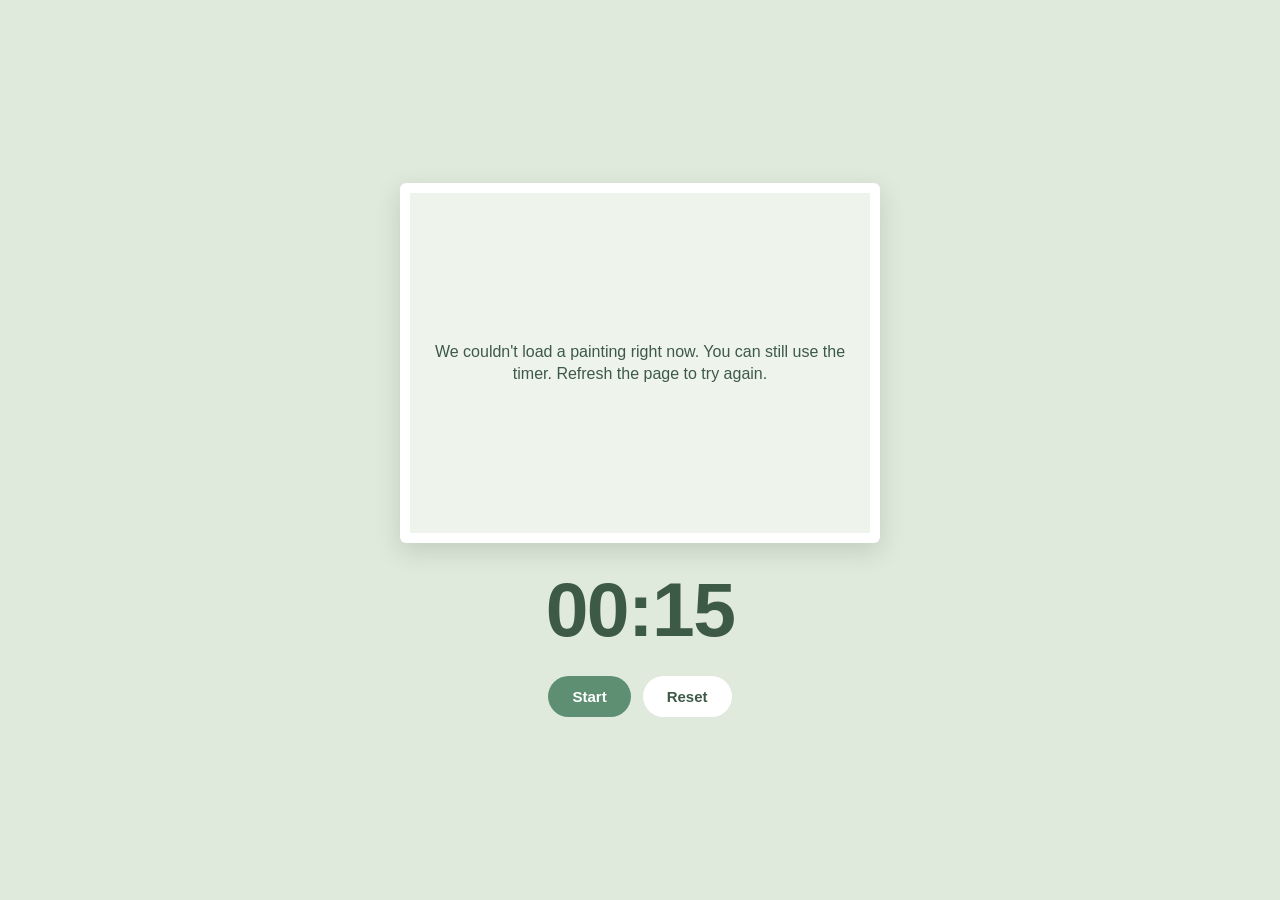
<file: index.html>
<!DOCTYPE html>
<html lang="en">
<head>
  <meta charset="UTF-8">
  <meta name="viewport" content="width=device-width, initial-scale=1.0">
  <title>Pomodoro Art</title>
  <link rel="stylesheet" href="style.css">
</head>
<body>
  <main>
    <div class="frame no-painting" id="frame">
      <p class="message" id="message" role="status">Loading painting&hellip;</p>
      <div class="art-box">
        <img class="art" id="art" alt="Painting" hidden>
      </div>
    </div>
    <div class="time" id="time">00:15</div>
    <div class="buttons">
      <button type="button" class="button start" id="start-pause">Start</button>
      <button type="button" class="button reset" id="reset">Reset</button>
      <button type="button" class="button start" id="restart" hidden>Restart session</button>
    </div>
    <div class="details" id="details" hidden>
      <b id="painting-title"></b>
      <span id="painting-info"></span><br>
      <a id="painting-link" target="_blank" rel="noopener noreferrer">Read about this painting</a>
    </div>
  </main>
  <script src="script.js"></script>
</body>
</html>
</file>
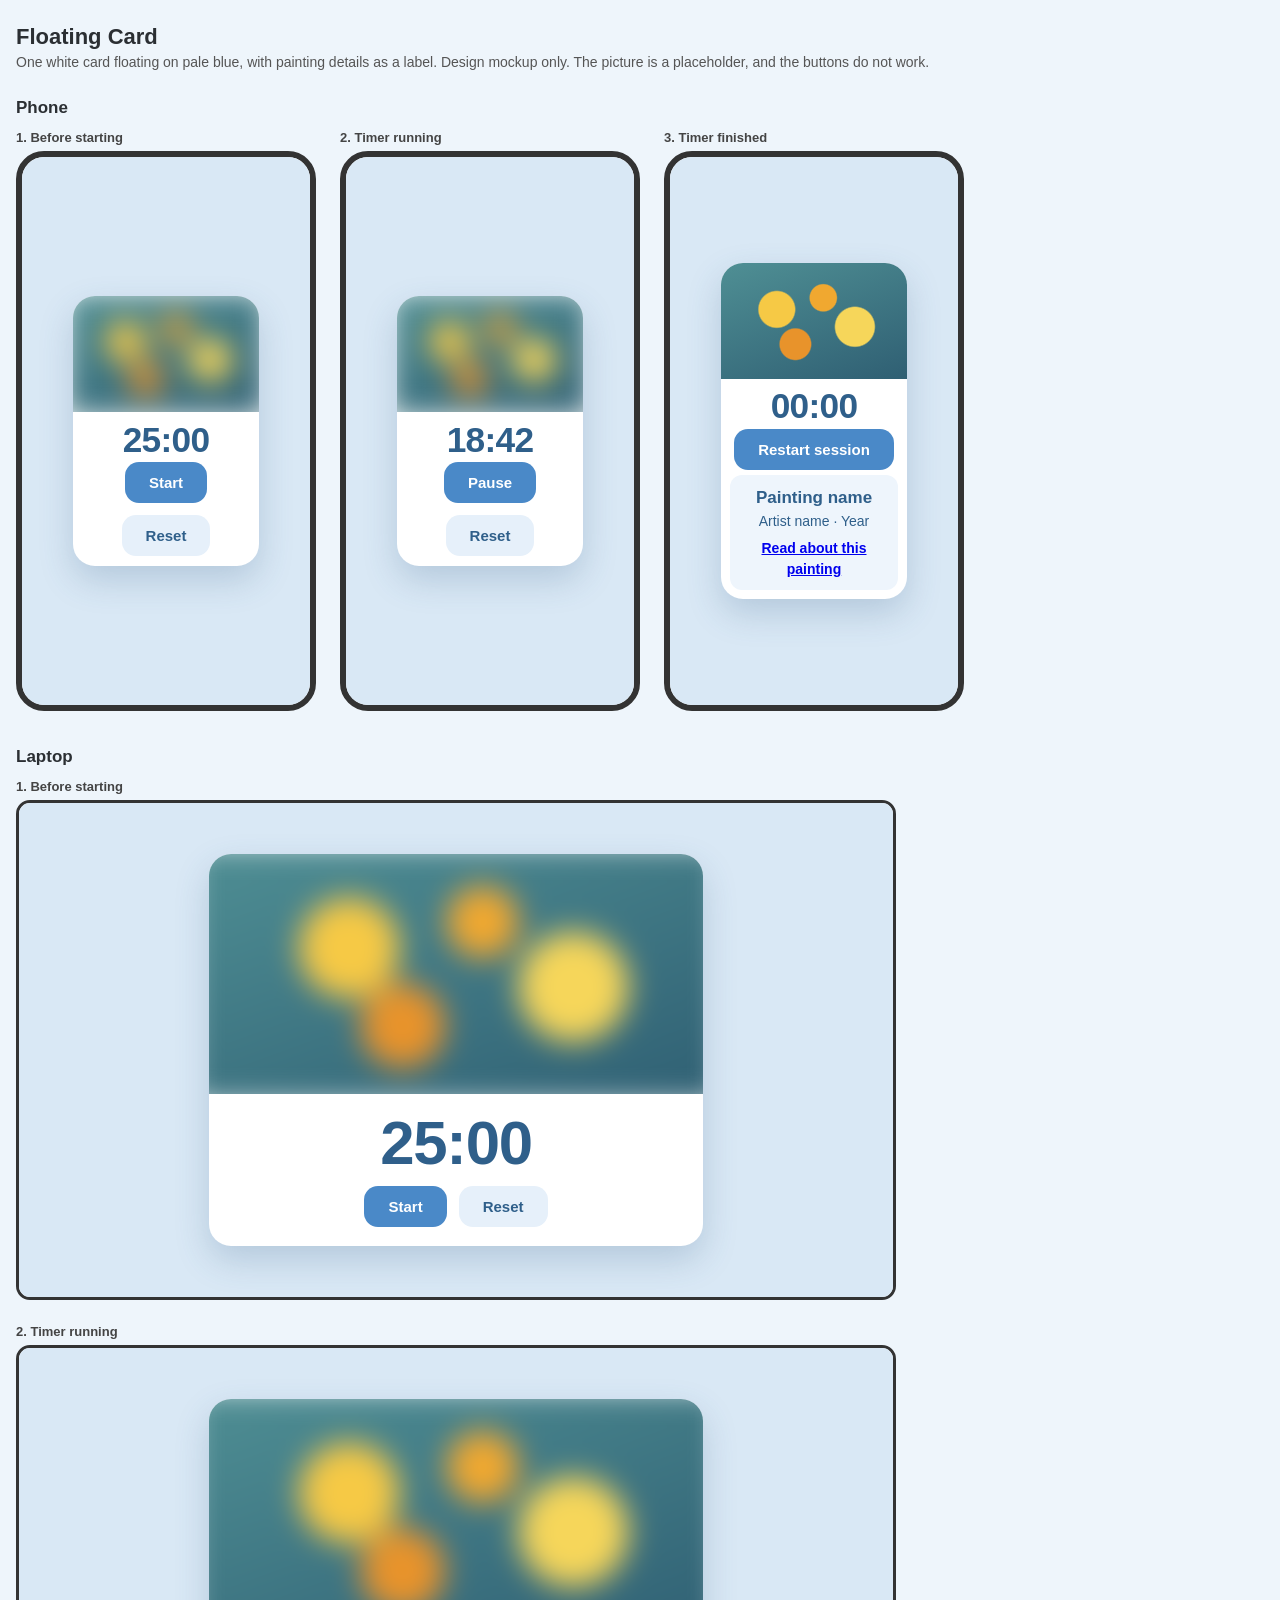
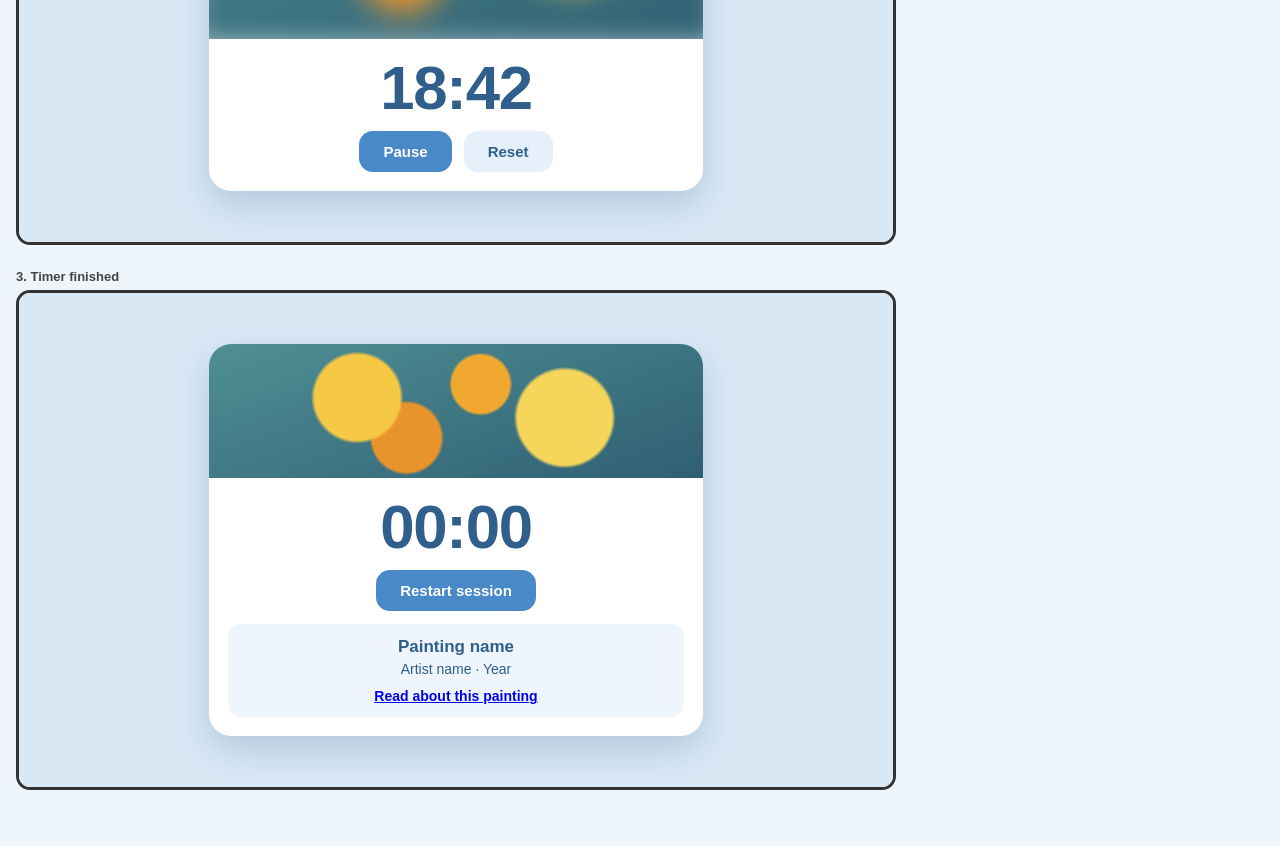
<file: mockups/floating-card.html>
<!DOCTYPE html><html lang="en"><head><meta charset="UTF-8"><meta name="viewport" content="width=device-width,initial-scale=1"><title>Floating Card</title><style>
*{box-sizing:border-box;margin:0}
body{font-family:Helvetica,Arial,sans-serif;color:#2b2f33;padding:24px 16px 48px}
h1{font-size:22px;margin-bottom:4px}
.note{color:#555;margin-bottom:24px;font-size:14px}
h2{font-size:17px;margin:28px 0 12px}
.row{display:flex;flex-wrap:wrap;gap:24px;align-items:flex-start}
.item{flex:none}
.item p{font-size:13px;font-weight:bold;margin:0 0 6px;color:#444}
.scroll{overflow-x:auto;padding-bottom:8px}
.dev{border:3px solid #333;background:#fff;overflow:hidden;border-radius:14px}
.dev.phone{width:300px;height:560px;border-radius:28px;border-width:6px}
.dev.laptop{width:880px;height:500px}
.screen{container-type:inline-size;width:100%;height:100%;position:relative}
.art{position:relative;overflow:hidden;background:
 radial-gradient(circle at 30% 40%,#f6c945 0 12%,transparent 13%),
 radial-gradient(circle at 55% 30%,#f0a830 0 10%,transparent 11%),
 radial-gradient(circle at 72% 55%,#f6d65a 0 13%,transparent 14%),
 radial-gradient(circle at 40% 70%,#e8932b 0 11%,transparent 12%),
 linear-gradient(160deg,#4f8f94,#2f5f73)}
.art.blur{filter:blur(14px);transform:scale(1.08)}
.artwrap{overflow:hidden}
.time{font-weight:800;line-height:1;letter-spacing:-.02em;font-variant-numeric:tabular-nums}
.btns{display:flex;gap:12px;justify-content:center;flex-wrap:wrap}
.btn{font:700 15px Helvetica,Arial,sans-serif;padding:12px 24px;border:0;cursor:default}
.details{font-size:14px;line-height:1.5}
.details b{display:block;font-size:17px}
.details a{display:inline-block;margin-top:6px;font-weight:700}

.screen{background:#d9e8f5;display:flex;align-items:center;justify-content:center;padding:4cqi}
.layout{width:100%;max-height:100%;background:#fff;border-radius:22px;box-shadow:0 14px 34px rgba(50,90,130,.22);overflow:hidden;display:flex;flex-direction:column}
.artwrap{aspect-ratio:16/10}
.artwrap .art{width:100%;height:100%}
.info{display:flex;flex-direction:column;align-items:center;gap:3cqi;padding:5cqi;text-align:center}
.time{font-size:19cqi;color:#2f5f8a}
.btn{border-radius:14px}.primary{background:#4a89c8;color:#fff}.second{background:#e6f0fa;color:#2f5f8a}
.details{background:#eef5fc;border-radius:12px;padding:10px 14px;color:#2f5f8a;width:100%}
@container (min-width:700px){.layout{width:min(64%,560px)}.time{font-size:8cqi}.info{gap:1.6cqi;padding:2.4cqi}}
</style></head><body style="background:#eef5fb"><h1>Floating Card</h1><p class="note">One white card floating on pale blue, with painting details as a label. Design mockup only. The picture is a placeholder, and the buttons do not work.</p><h2>Phone</h2><div class="scroll"><div class="row"><div class="item"><p>1. Before starting</p><div class="dev phone"><div class="screen dFloatingCard"><div class="layout"><div class="artwrap"><div class="art blur"></div></div><div class="info"><div class="time">25:00</div><div class="btns"><span class="btn primary">Start</span><span class="btn second">Reset</span></div></div></div></div></div></div><div class="item"><p>2. Timer running</p><div class="dev phone"><div class="screen dFloatingCard"><div class="layout"><div class="artwrap"><div class="art blur"></div></div><div class="info"><div class="time">18:42</div><div class="btns"><span class="btn primary">Pause</span><span class="btn second">Reset</span></div></div></div></div></div></div><div class="item"><p>3. Timer finished</p><div class="dev phone"><div class="screen dFloatingCard"><div class="layout"><div class="artwrap"><div class="art"></div></div><div class="info"><div class="time">00:00</div><div class="btns"><span class="btn primary">Restart session</span></div><div class="details"><b>Painting name</b>Artist name &middot; Year<br><a href="#">Read about this painting</a></div></div></div></div></div></div></div></div><h2>Laptop</h2><div class="scroll"><div class="row"><div class="item"><p>1. Before starting</p><div class="dev laptop"><div class="screen dFloatingCard"><div class="layout"><div class="artwrap"><div class="art blur"></div></div><div class="info"><div class="time">25:00</div><div class="btns"><span class="btn primary">Start</span><span class="btn second">Reset</span></div></div></div></div></div></div><div class="item"><p>2. Timer running</p><div class="dev laptop"><div class="screen dFloatingCard"><div class="layout"><div class="artwrap"><div class="art blur"></div></div><div class="info"><div class="time">18:42</div><div class="btns"><span class="btn primary">Pause</span><span class="btn second">Reset</span></div></div></div></div></div></div><div class="item"><p>3. Timer finished</p><div class="dev laptop"><div class="screen dFloatingCard"><div class="layout"><div class="artwrap"><div class="art"></div></div><div class="info"><div class="time">00:00</div><div class="btns"><span class="btn primary">Restart session</span></div><div class="details"><b>Painting name</b>Artist name &middot; Year<br><a href="#">Read about this painting</a></div></div></div></div></div></div></div></div></body></html>
</file>
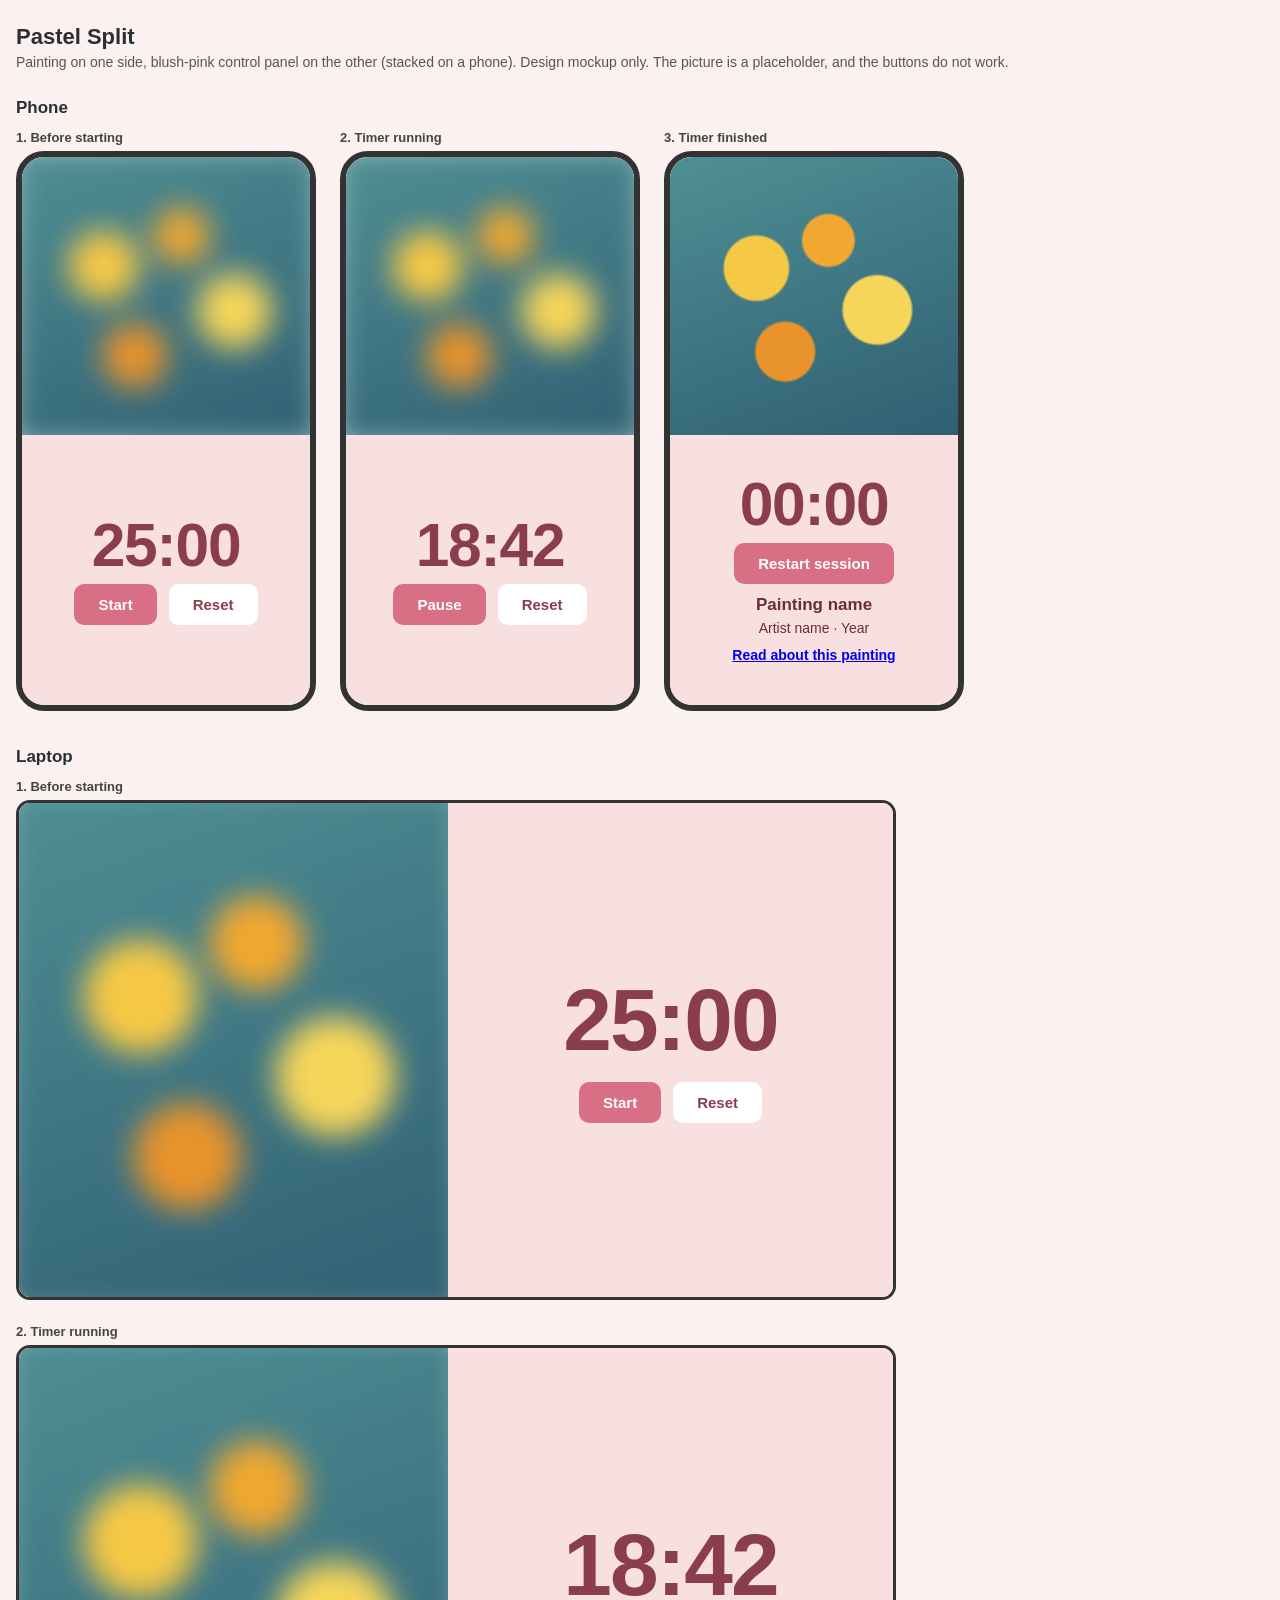
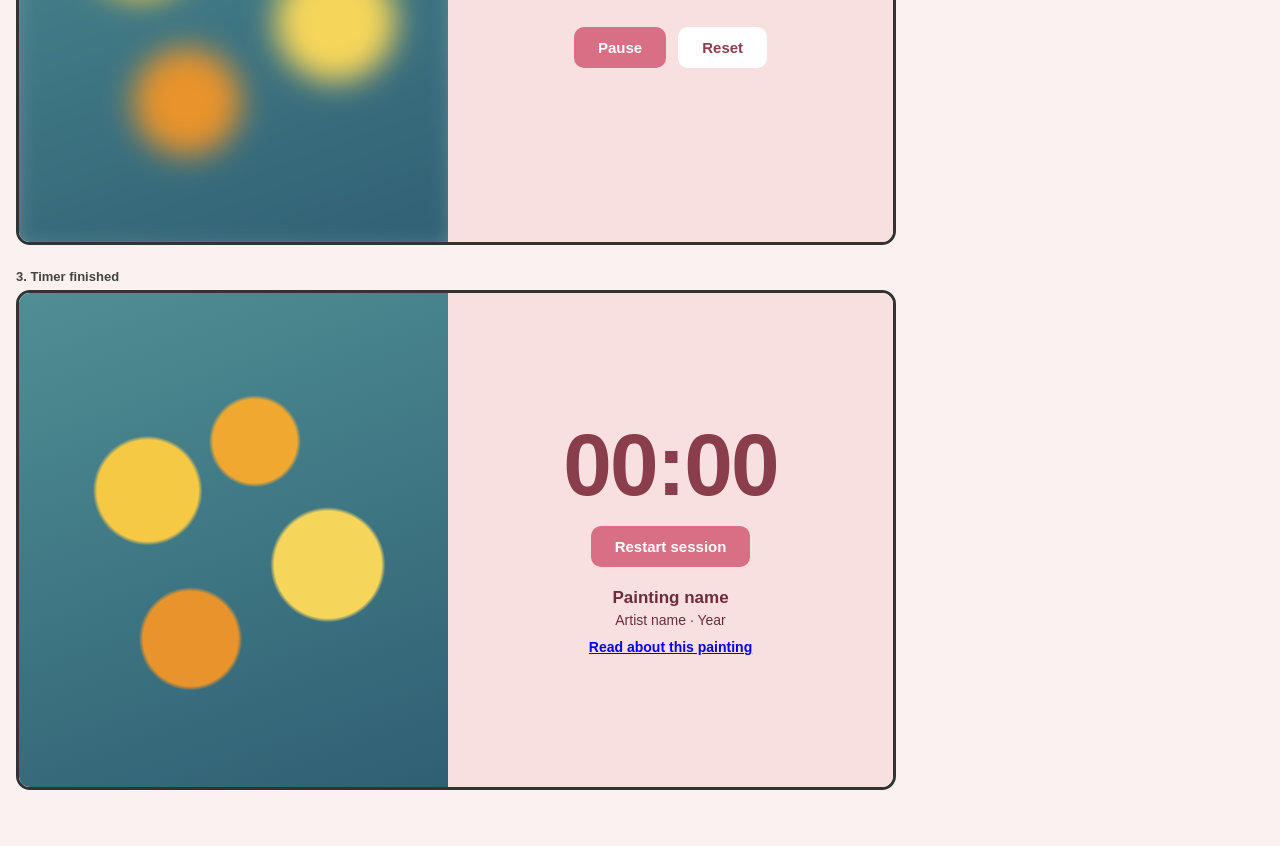
<file: mockups/pastel-split.html>
<!DOCTYPE html><html lang="en"><head><meta charset="UTF-8"><meta name="viewport" content="width=device-width,initial-scale=1"><title>Pastel Split</title><style>
*{box-sizing:border-box;margin:0}
body{font-family:Helvetica,Arial,sans-serif;color:#2b2f33;padding:24px 16px 48px}
h1{font-size:22px;margin-bottom:4px}
.note{color:#555;margin-bottom:24px;font-size:14px}
h2{font-size:17px;margin:28px 0 12px}
.row{display:flex;flex-wrap:wrap;gap:24px;align-items:flex-start}
.item{flex:none}
.item p{font-size:13px;font-weight:bold;margin:0 0 6px;color:#444}
.scroll{overflow-x:auto;padding-bottom:8px}
.dev{border:3px solid #333;background:#fff;overflow:hidden;border-radius:14px}
.dev.phone{width:300px;height:560px;border-radius:28px;border-width:6px}
.dev.laptop{width:880px;height:500px}
.screen{container-type:inline-size;width:100%;height:100%;position:relative}
.art{position:relative;overflow:hidden;background:
 radial-gradient(circle at 30% 40%,#f6c945 0 12%,transparent 13%),
 radial-gradient(circle at 55% 30%,#f0a830 0 10%,transparent 11%),
 radial-gradient(circle at 72% 55%,#f6d65a 0 13%,transparent 14%),
 radial-gradient(circle at 40% 70%,#e8932b 0 11%,transparent 12%),
 linear-gradient(160deg,#4f8f94,#2f5f73)}
.art.blur{filter:blur(14px);transform:scale(1.08)}
.artwrap{overflow:hidden}
.time{font-weight:800;line-height:1;letter-spacing:-.02em;font-variant-numeric:tabular-nums}
.btns{display:flex;gap:12px;justify-content:center;flex-wrap:wrap}
.btn{font:700 15px Helvetica,Arial,sans-serif;padding:12px 24px;border:0;cursor:default}
.details{font-size:14px;line-height:1.5}
.details b{display:block;font-size:17px}
.details a{display:inline-block;margin-top:6px;font-weight:700}

.layout{height:100%;display:flex;flex-direction:column}
.artwrap{flex:1.15;min-height:0;background:#cfe3dc}
.artwrap .art{width:100%;height:100%}
.info{flex:1;background:#f8dfe0;display:flex;flex-direction:column;align-items:center;justify-content:center;gap:3cqi;padding:5cqi;text-align:center}
.time{font-size:21cqi;color:#8a3d4b}
.btn{border-radius:10px}.primary{background:#d86f84;color:#fff}.second{background:#fff;color:#8a3d4b}
.details{color:#6b2d3a}
@container (min-width:700px){.layout{flex-direction:row}.artwrap{flex:1.2}.info{flex:1}.time{font-size:10cqi}.info{gap:2cqi}}
</style></head><body style="background:#fbf1f1"><h1>Pastel Split</h1><p class="note">Painting on one side, blush-pink control panel on the other (stacked on a phone). Design mockup only. The picture is a placeholder, and the buttons do not work.</p><h2>Phone</h2><div class="scroll"><div class="row"><div class="item"><p>1. Before starting</p><div class="dev phone"><div class="screen dPastelSplit"><div class="layout"><div class="artwrap"><div class="art blur"></div></div><div class="info"><div class="time">25:00</div><div class="btns"><span class="btn primary">Start</span><span class="btn second">Reset</span></div></div></div></div></div></div><div class="item"><p>2. Timer running</p><div class="dev phone"><div class="screen dPastelSplit"><div class="layout"><div class="artwrap"><div class="art blur"></div></div><div class="info"><div class="time">18:42</div><div class="btns"><span class="btn primary">Pause</span><span class="btn second">Reset</span></div></div></div></div></div></div><div class="item"><p>3. Timer finished</p><div class="dev phone"><div class="screen dPastelSplit"><div class="layout"><div class="artwrap"><div class="art"></div></div><div class="info"><div class="time">00:00</div><div class="btns"><span class="btn primary">Restart session</span></div><div class="details"><b>Painting name</b>Artist name &middot; Year<br><a href="#">Read about this painting</a></div></div></div></div></div></div></div></div><h2>Laptop</h2><div class="scroll"><div class="row"><div class="item"><p>1. Before starting</p><div class="dev laptop"><div class="screen dPastelSplit"><div class="layout"><div class="artwrap"><div class="art blur"></div></div><div class="info"><div class="time">25:00</div><div class="btns"><span class="btn primary">Start</span><span class="btn second">Reset</span></div></div></div></div></div></div><div class="item"><p>2. Timer running</p><div class="dev laptop"><div class="screen dPastelSplit"><div class="layout"><div class="artwrap"><div class="art blur"></div></div><div class="info"><div class="time">18:42</div><div class="btns"><span class="btn primary">Pause</span><span class="btn second">Reset</span></div></div></div></div></div></div><div class="item"><p>3. Timer finished</p><div class="dev laptop"><div class="screen dPastelSplit"><div class="layout"><div class="artwrap"><div class="art"></div></div><div class="info"><div class="time">00:00</div><div class="btns"><span class="btn primary">Restart session</span></div><div class="details"><b>Painting name</b>Artist name &middot; Year<br><a href="#">Read about this painting</a></div></div></div></div></div></div></div></div></body></html>
</file>
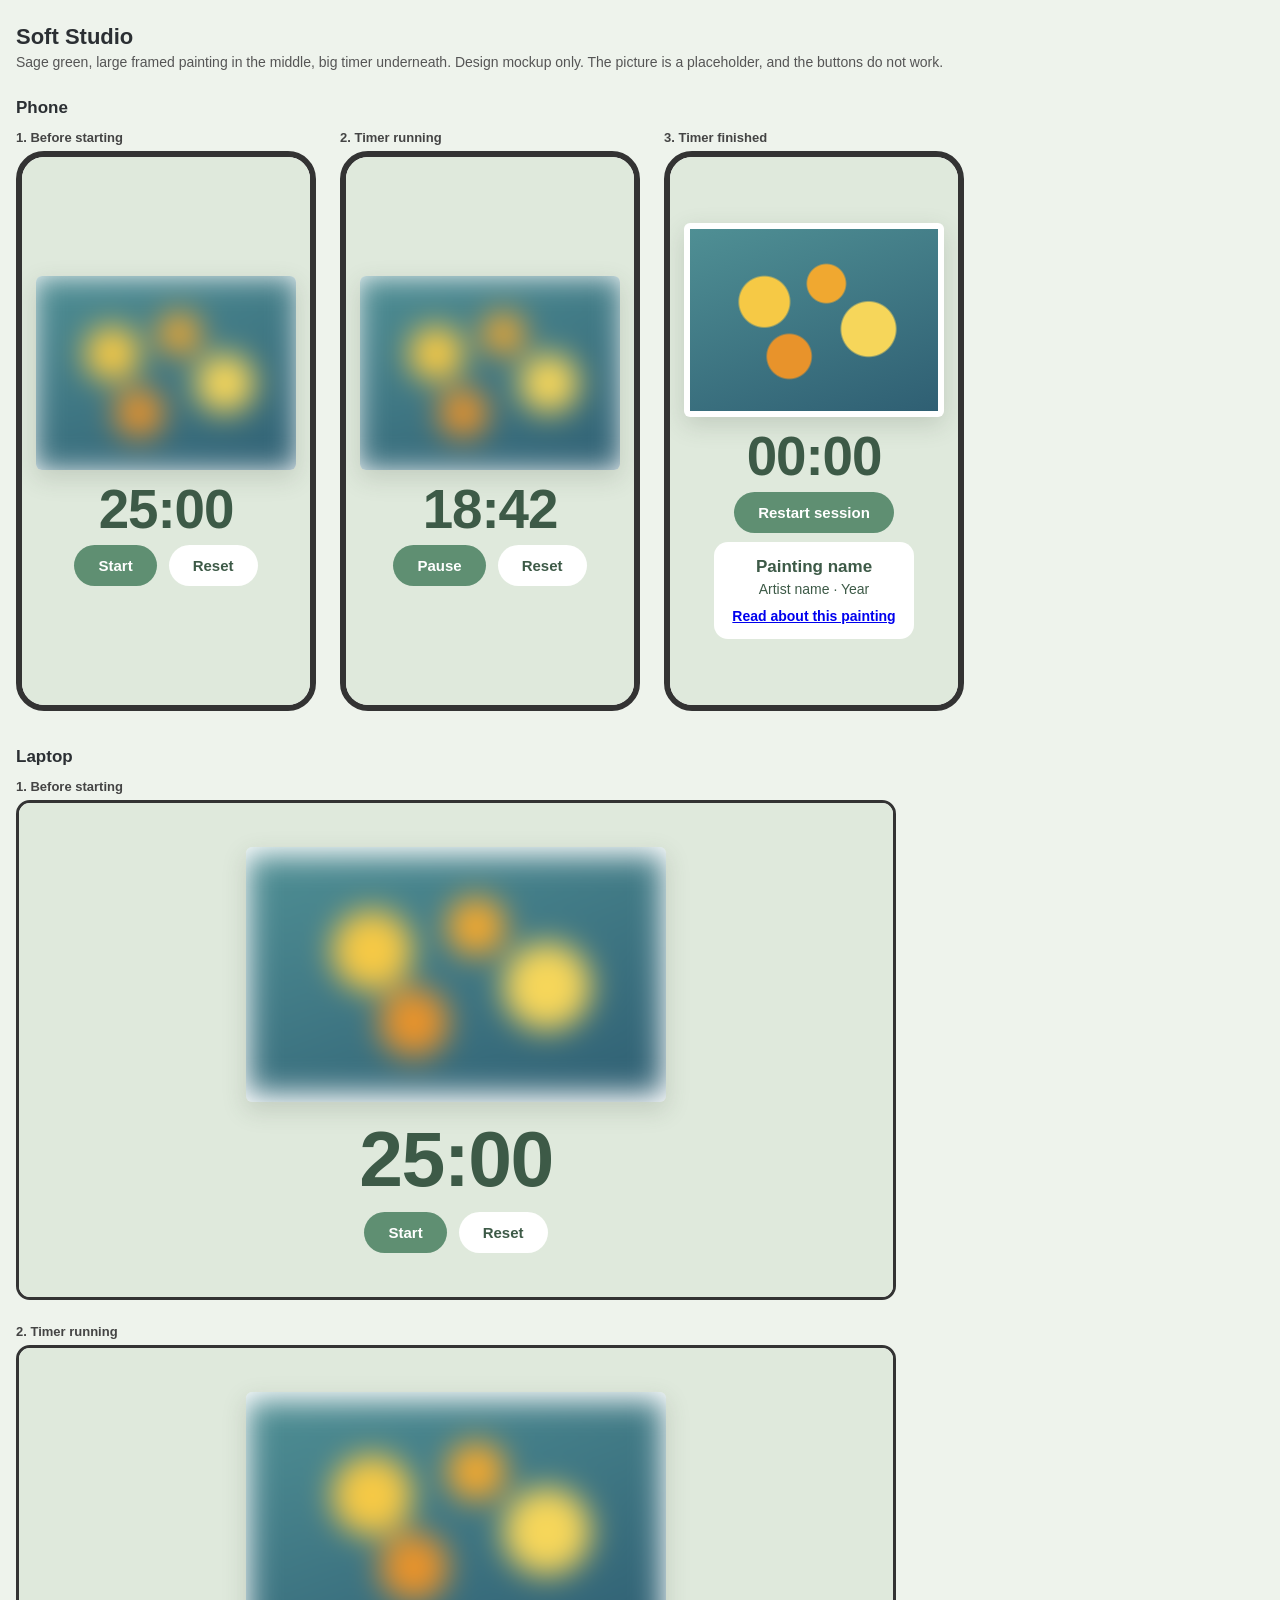
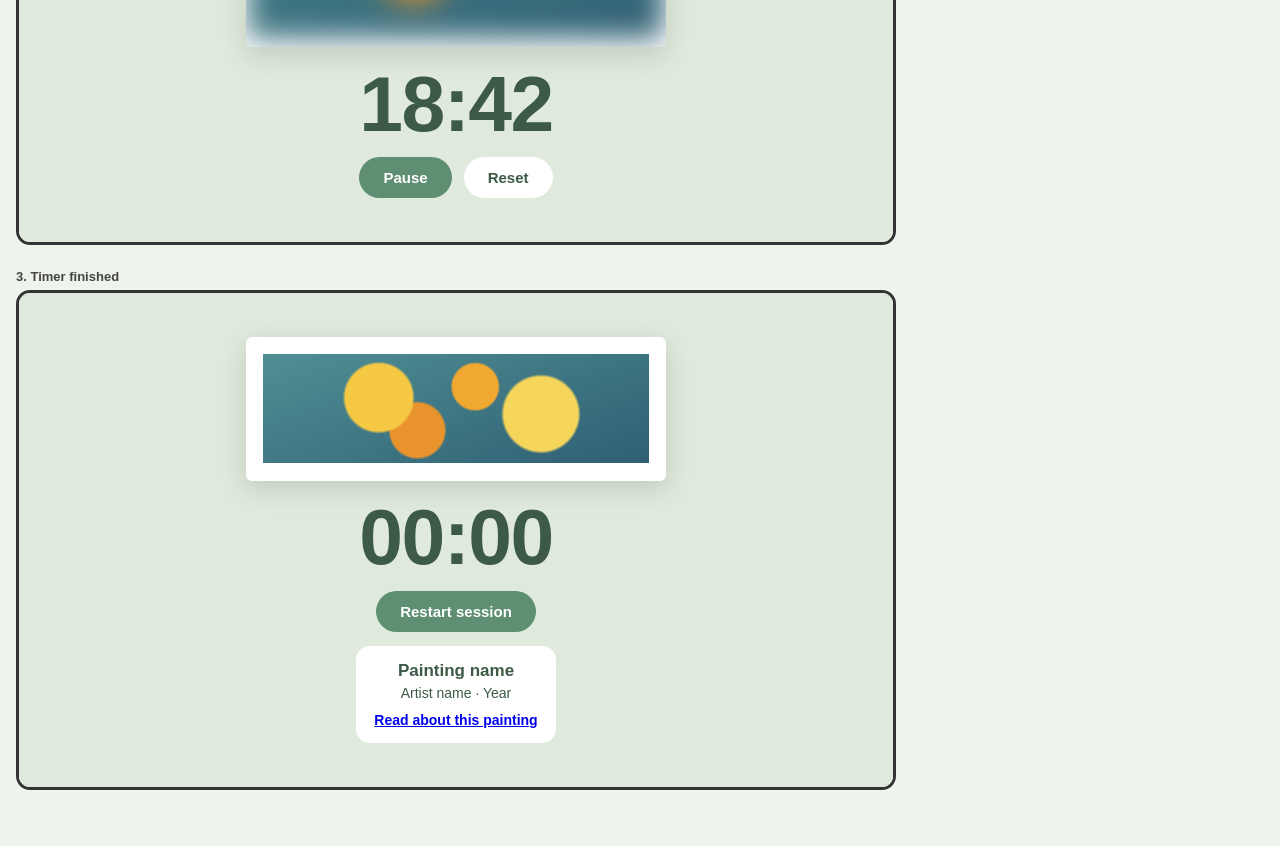
<file: mockups/soft-studio.html>
<!DOCTYPE html><html lang="en"><head><meta charset="UTF-8"><meta name="viewport" content="width=device-width,initial-scale=1"><title>Soft Studio</title><style>
*{box-sizing:border-box;margin:0}
body{font-family:Helvetica,Arial,sans-serif;color:#2b2f33;padding:24px 16px 48px}
h1{font-size:22px;margin-bottom:4px}
.note{color:#555;margin-bottom:24px;font-size:14px}
h2{font-size:17px;margin:28px 0 12px}
.row{display:flex;flex-wrap:wrap;gap:24px;align-items:flex-start}
.item{flex:none}
.item p{font-size:13px;font-weight:bold;margin:0 0 6px;color:#444}
.scroll{overflow-x:auto;padding-bottom:8px}
.dev{border:3px solid #333;background:#fff;overflow:hidden;border-radius:14px}
.dev.phone{width:300px;height:560px;border-radius:28px;border-width:6px}
.dev.laptop{width:880px;height:500px}
.screen{container-type:inline-size;width:100%;height:100%;position:relative}
.art{position:relative;overflow:hidden;background:
 radial-gradient(circle at 30% 40%,#f6c945 0 12%,transparent 13%),
 radial-gradient(circle at 55% 30%,#f0a830 0 10%,transparent 11%),
 radial-gradient(circle at 72% 55%,#f6d65a 0 13%,transparent 14%),
 radial-gradient(circle at 40% 70%,#e8932b 0 11%,transparent 12%),
 linear-gradient(160deg,#4f8f94,#2f5f73)}
.art.blur{filter:blur(14px);transform:scale(1.08)}
.artwrap{overflow:hidden}
.time{font-weight:800;line-height:1;letter-spacing:-.02em;font-variant-numeric:tabular-nums}
.btns{display:flex;gap:12px;justify-content:center;flex-wrap:wrap}
.btn{font:700 15px Helvetica,Arial,sans-serif;padding:12px 24px;border:0;cursor:default}
.details{font-size:14px;line-height:1.5}
.details b{display:block;font-size:17px}
.details a{display:inline-block;margin-top:6px;font-weight:700}

.screen{background:#dfe9dc}
.layout{height:100%;display:flex;flex-direction:column;align-items:center;justify-content:center;gap:4cqi;padding:5cqi;text-align:center}
.artwrap{width:100%;aspect-ratio:4/3;background:#fff;padding:2cqi;border-radius:6px;box-shadow:0 8px 24px rgba(60,80,60,.18)}
.artwrap .art{width:100%;height:100%}
.info{display:flex;flex-direction:column;align-items:center;gap:3cqi}
.time{font-size:19cqi;color:#3d5a47}
@container (min-width:700px){.time{font-size:9cqi}.layout{gap:2cqi}.artwrap{width:min(60%,420px)}}
.btn{border-radius:999px}.primary{background:#5f8f72;color:#fff}.second{background:#fff;color:#3d5a47}
.details{color:#3d5a47;background:#fff;padding:12px 18px;border-radius:14px}
@container (min-width:700px){.info{gap:1.6cqi}}
</style></head><body style="background:#eef3ec"><h1>Soft Studio</h1><p class="note">Sage green, large framed painting in the middle, big timer underneath. Design mockup only. The picture is a placeholder, and the buttons do not work.</p><h2>Phone</h2><div class="scroll"><div class="row"><div class="item"><p>1. Before starting</p><div class="dev phone"><div class="screen dSoftStudio"><div class="layout"><div class="artwrap"><div class="art blur"></div></div><div class="info"><div class="time">25:00</div><div class="btns"><span class="btn primary">Start</span><span class="btn second">Reset</span></div></div></div></div></div></div><div class="item"><p>2. Timer running</p><div class="dev phone"><div class="screen dSoftStudio"><div class="layout"><div class="artwrap"><div class="art blur"></div></div><div class="info"><div class="time">18:42</div><div class="btns"><span class="btn primary">Pause</span><span class="btn second">Reset</span></div></div></div></div></div></div><div class="item"><p>3. Timer finished</p><div class="dev phone"><div class="screen dSoftStudio"><div class="layout"><div class="artwrap"><div class="art"></div></div><div class="info"><div class="time">00:00</div><div class="btns"><span class="btn primary">Restart session</span></div><div class="details"><b>Painting name</b>Artist name &middot; Year<br><a href="#">Read about this painting</a></div></div></div></div></div></div></div></div><h2>Laptop</h2><div class="scroll"><div class="row"><div class="item"><p>1. Before starting</p><div class="dev laptop"><div class="screen dSoftStudio"><div class="layout"><div class="artwrap"><div class="art blur"></div></div><div class="info"><div class="time">25:00</div><div class="btns"><span class="btn primary">Start</span><span class="btn second">Reset</span></div></div></div></div></div></div><div class="item"><p>2. Timer running</p><div class="dev laptop"><div class="screen dSoftStudio"><div class="layout"><div class="artwrap"><div class="art blur"></div></div><div class="info"><div class="time">18:42</div><div class="btns"><span class="btn primary">Pause</span><span class="btn second">Reset</span></div></div></div></div></div></div><div class="item"><p>3. Timer finished</p><div class="dev laptop"><div class="screen dSoftStudio"><div class="layout"><div class="artwrap"><div class="art"></div></div><div class="info"><div class="time">00:00</div><div class="btns"><span class="btn primary">Restart session</span></div><div class="details"><b>Painting name</b>Artist name &middot; Year<br><a href="#">Read about this painting</a></div></div></div></div></div></div></div></div></body></html>
</file>
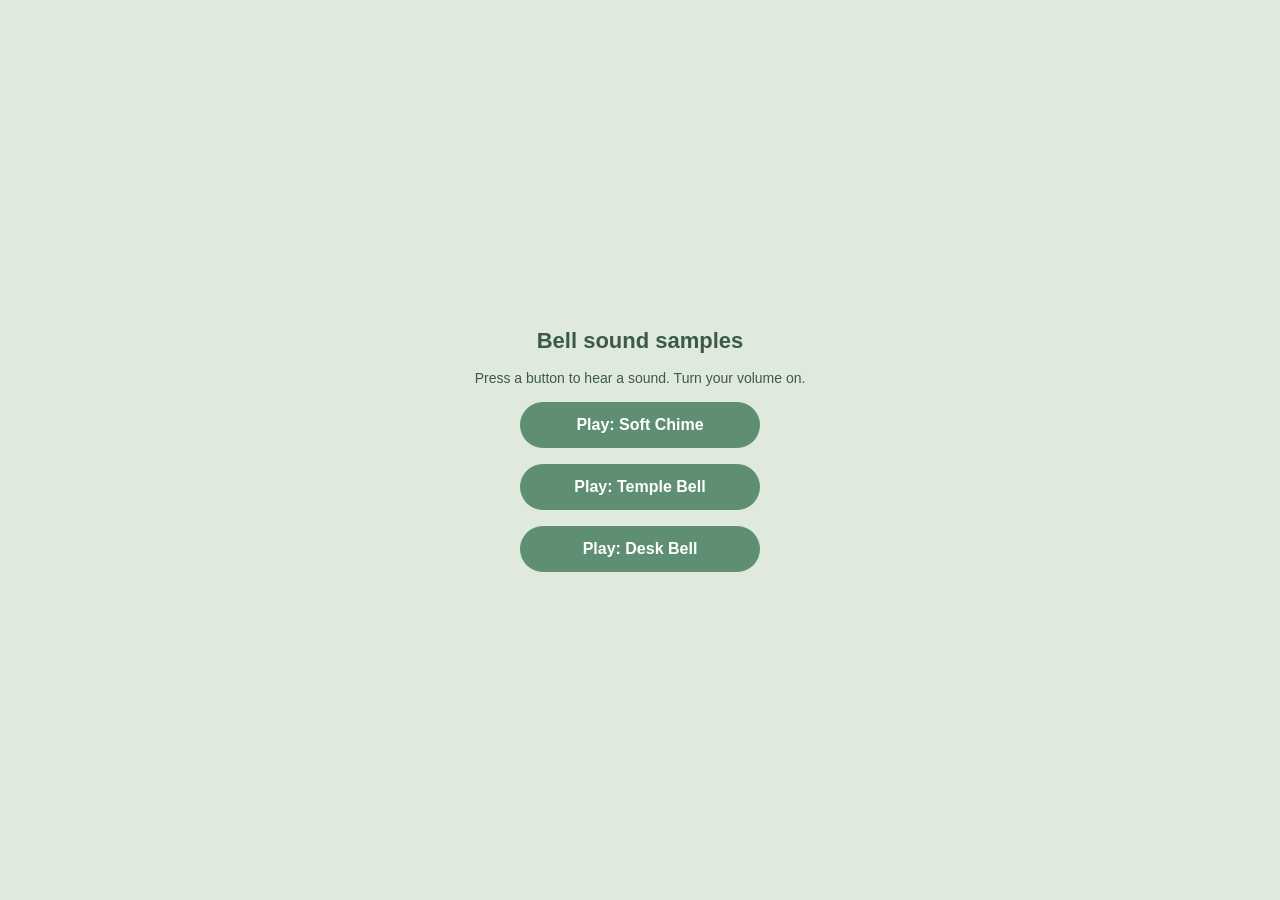
<file: sound-samples/sounds.html>
<!DOCTYPE html>
<html lang="en">
<head>
  <meta charset="UTF-8">
  <meta name="viewport" content="width=device-width, initial-scale=1.0">
  <title>Bell sound samples</title>
  <style>
    * { box-sizing: border-box; margin: 0; }
    body {
      min-height: 100vh;
      background: #dfe9dc;
      font-family: Helvetica, Arial, sans-serif;
      color: #3d5a47;
      display: flex;
      flex-direction: column;
      align-items: center;
      justify-content: center;
      gap: 16px;
      padding: 24px;
      text-align: center;
    }
    h1 { font-size: 22px; }
    p { font-size: 14px; }
    button {
      font: 700 16px Helvetica, Arial, sans-serif;
      width: 240px;
      padding: 14px 24px;
      border: 0;
      border-radius: 999px;
      background: #5f8f72;
      color: #fff;
      cursor: pointer;
    }
  </style>
</head>
<body>
  <h1>Bell sound samples</h1>
  <p>Press a button to hear a sound. Turn your volume on.</p>
  <button type="button" id="soft-chime">Play: Soft Chime</button>
  <button type="button" id="temple-bell">Play: Temple Bell</button>
  <button type="button" id="desk-bell">Play: Desk Bell</button>

  <script>
    // One bell "note": several pure tones (partials) that fade away together.
    // Each partial is [pitch multiplier, loudness, fade-out seconds].
    function ringNote(ctx, out, when, pitch, partials, volume) {
      partials.forEach(([mult, loud, fade]) => {
        const osc = ctx.createOscillator();
        const gain = ctx.createGain();
        osc.type = 'sine';
        osc.frequency.value = pitch * mult;
        gain.gain.setValueAtTime(0.0001, when);
        gain.gain.linearRampToValueAtTime(volume * loud, when + 0.005);
        gain.gain.exponentialRampToValueAtTime(0.0001, when + fade);
        osc.connect(gain);
        gain.connect(out);
        osc.start(when);
        osc.stop(when + fade + 0.05);
      });
    }

    // 1. Soft Chime: high, glassy "ting" (about 2.5 seconds)
    function buildSoftChime(ctx, out, when) {
      ringNote(ctx, out, when, 1568, [
        [1,    1.0,  3.4],
        [2.76, 0.35, 2.0],
        [5.4,  0.12, 0.9]
      ], 0.35);
    }

    // 2. Temple Bell: deep, warm "bong" with a long hum (about 3 seconds)
    function buildTempleBell(ctx, out, when) {
      ringNote(ctx, out, when, 196, [
        [0.5,   0.5,  4.0],
        [1,     1.0,  4.0],
        [1.183, 0.6,  3.4],
        [1.506, 0.35, 2.6],
        [2,     0.5,  2.4],
        [2.514, 0.25, 1.6],
        [3.011, 0.15, 1.0]
      ], 0.3);
    }

    // 3. Desk Bell: bright "ding-ding" (about 2 seconds)
    function buildDeskBell(ctx, out, when) {
      const partials = [
        [1,   1.0,  2.2],
        [2.4, 0.4,  1.4],
        [4.1, 0.15, 0.8]
      ];
      ringNote(ctx, out, when,        2093, partials, 0.3);
      ringNote(ctx, out, when + 0.28, 2093, partials, 0.3);
    }

    let audioCtx = null;
    function play(build) {
      if (!audioCtx) audioCtx = new (window.AudioContext || window.webkitAudioContext)();
      audioCtx.resume();
      build(audioCtx, audioCtx.destination, audioCtx.currentTime + 0.05);
    }

    document.getElementById('soft-chime').addEventListener('click', () => play(buildSoftChime));
    document.getElementById('temple-bell').addEventListener('click', () => play(buildTempleBell));
    document.getElementById('desk-bell').addEventListener('click', () => play(buildDeskBell));
  </script>
</body>
</html>
</file>
<file: style.css>
* {
  box-sizing: border-box;
  margin: 0;
}

body {
  min-height: 100vh;
  background: #dfe9dc;
  font-family: Helvetica, Arial, sans-serif;
  color: #3d5a47;
  display: flex;
  align-items: center;
  justify-content: center;
  padding: 24px;
}

main {
  width: 100%;
  max-width: 480px;
  display: flex;
  flex-direction: column;
  align-items: center;
  gap: 24px;
  text-align: center;
}

/* White frame around the painting. It takes the shape of the painting,
   so the whole painting is shown, never stretched or cut off. */
.frame {
  width: fit-content;
  max-width: 100%;
  background: #fff;
  padding: 10px;
  border-radius: 6px;
  box-shadow: 0 8px 24px rgba(60, 80, 60, 0.18);
  overflow: hidden;
}

/* No painting (yet): the frame keeps a steady size and holds a short message */
.frame.no-painting {
  width: 100%;
  aspect-ratio: 4 / 3;
  display: flex;
}

.message {
  flex: 1;
  display: flex;
  align-items: center;
  justify-content: center;
  padding: 16px;
  background: #eef3ec;
  color: #3d5a47;
  font-size: 16px;
  line-height: 1.4;
  text-align: center;
}

/* The painting is cut off sharply at the edge of the artwork area,
   so the blur never spills out or makes soft, fuzzy edges. */
.art-box {
  overflow: hidden;
  line-height: 0;
}

.art {
  display: block;
  max-width: 100%;
  max-height: 55vh;
  width: auto;
  height: auto;
  /* --blur and --zoom are set by script.js: strong blur at the start, none at 00:00.
     While blurred, the painting is zoomed in a little so its see-through
     blurred edges stay outside the artwork area. */
  filter: blur(calc(var(--blur, 24) * 1px));
  transform: scale(var(--zoom, 1.3));
}

.time {
  font-size: clamp(52px, 17vw, 72px);
  font-weight: 800;
  line-height: 1;
  letter-spacing: -0.02em;
  font-variant-numeric: tabular-nums;
}

.buttons {
  display: flex;
  gap: 12px;
  justify-content: center;
  flex-wrap: wrap;
}

.button {
  font: 700 15px Helvetica, Arial, sans-serif;
  padding: 12px 24px;
  border: 0;
  border-radius: 999px;
  cursor: pointer;
}

.start {
  background: #5f8f72;
  color: #fff;
}

.reset {
  background: #fff;
  color: #3d5a47;
}

/* Painting details: shown only when the timer is finished */
.details {
  font-size: 14px;
  line-height: 1.5;
  color: #3d5a47;
  background: #fff;
  padding: 12px 18px;
  border-radius: 14px;
  max-width: 100%;
  overflow-wrap: anywhere;
}

.details b {
  display: block;
  font-size: 17px;
}

.details a {
  display: inline-block;
  margin-top: 6px;
  font-weight: 700;
}

[hidden] {
  display: none !important;
}

/* Laptop-sized screens: slightly larger timer, a bit more room */
@media (min-width: 700px) {
  main {
    gap: 28px;
  }

  .time {
    font-size: clamp(64px, 6vw, 88px);
  }
}
</file>
